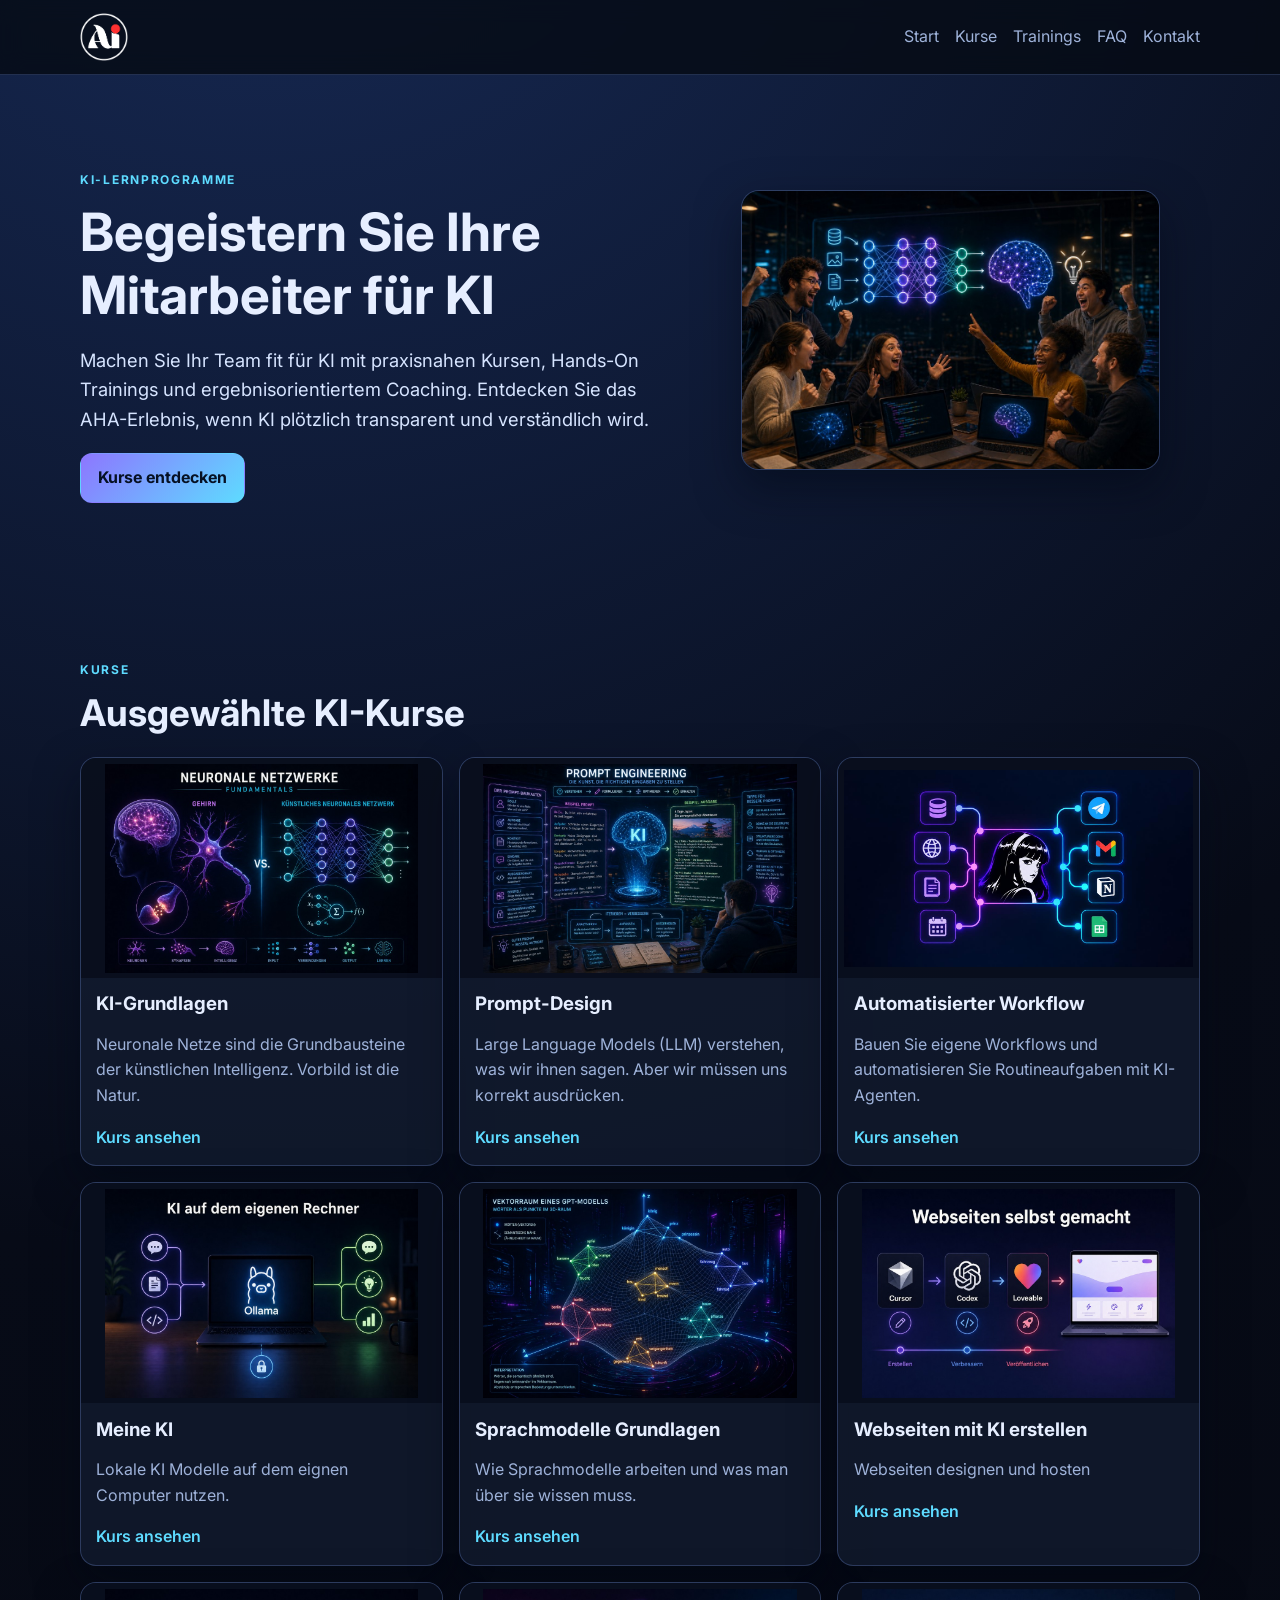
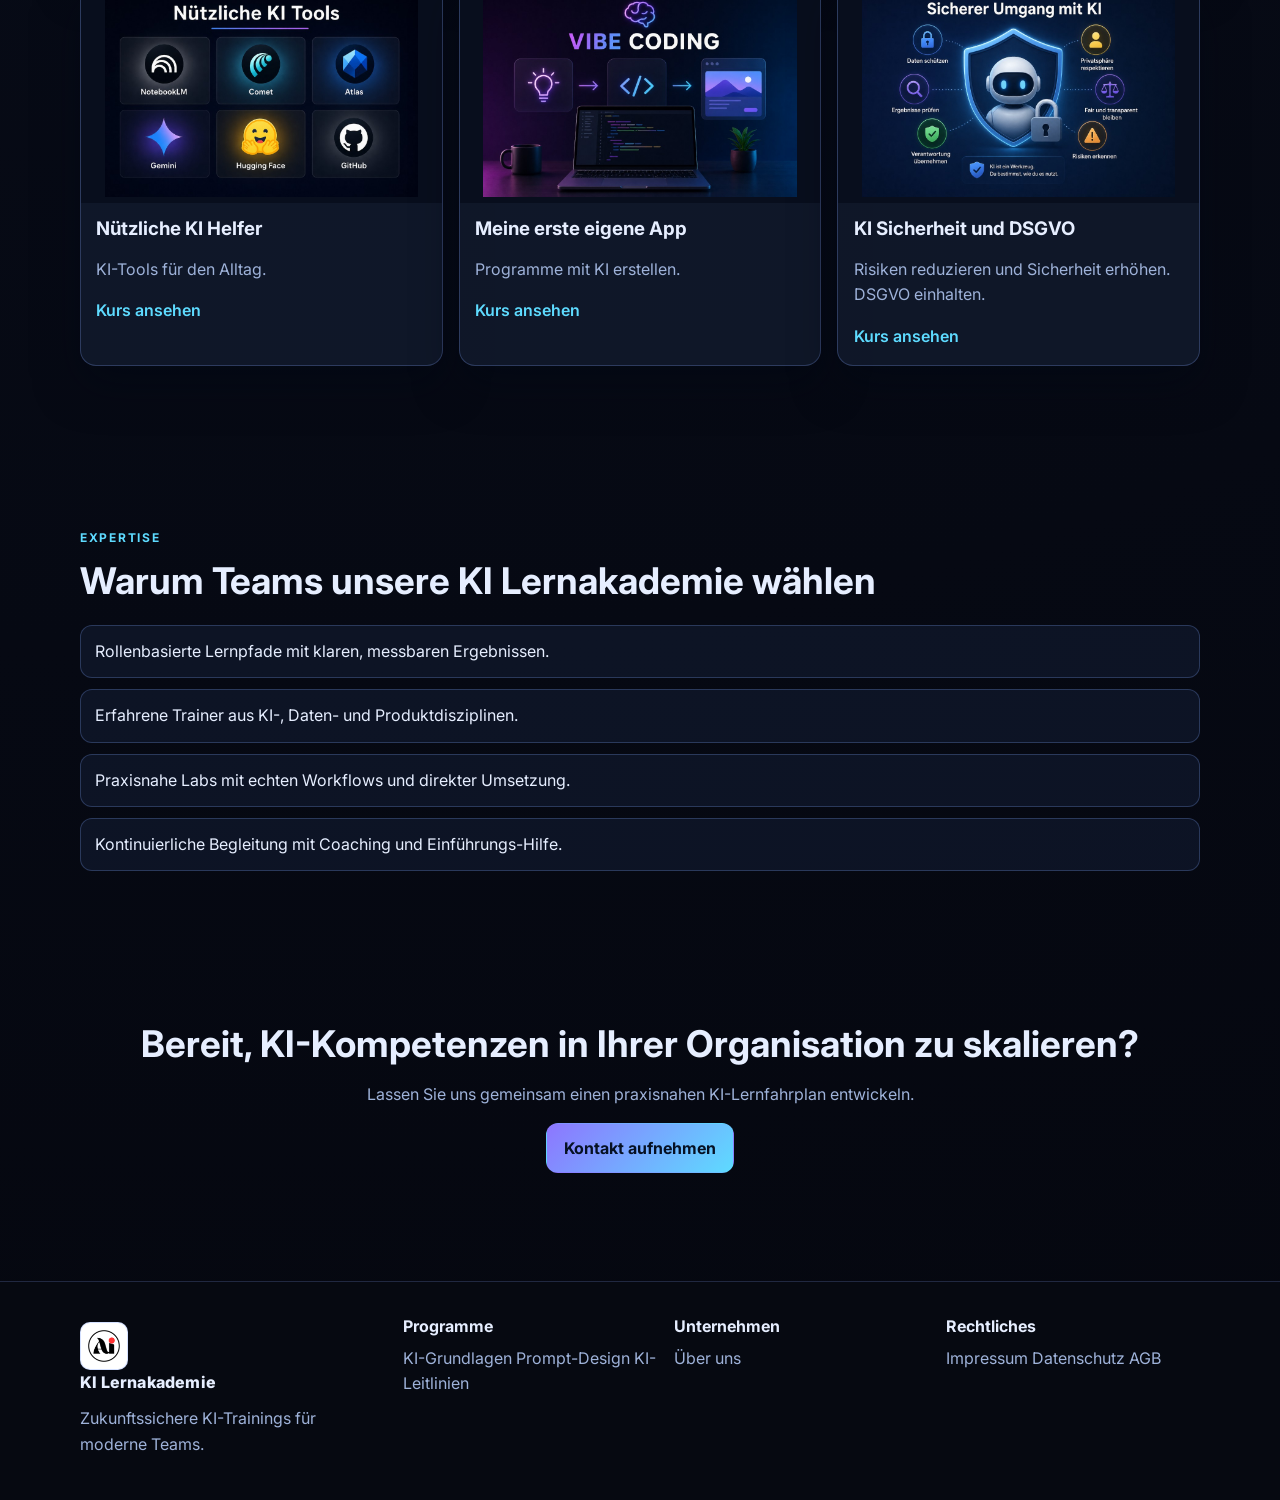
<file: web/index.html>
<!doctype html>
<html lang="de">
<head>
  <meta charset="utf-8">
  <link rel="icon" type="image/png" sizes="16x16" href="/favicon-16x16.png">
  <link rel="icon" type="image/png" sizes="32x32" href="/favicon-32x32.png">
  <link rel="icon" href="/favicon.ico" sizes="any">
  <link rel="apple-touch-icon" href="/apple-touch-icon.png" sizes="180x180">
  <meta name="viewport" content="width=device-width, initial-scale=1">
  <title data-i18n="site.title">KI verstehen und anwenden</title>
  <link rel="preconnect" href="https://fonts.googleapis.com">
  <link rel="preconnect" href="https://fonts.gstatic.com" crossorigin>
  <link href="https://fonts.googleapis.com/css2?family=Inter:wght@400;500;600;700;800&display=swap" rel="stylesheet">
  <link rel="stylesheet" href="assets/css/style.css">
</head>
<body data-page="home">
  <header class="site-header">
    <div class="container header-row">
      <a class="brand" href="index.html" aria-label="AimpathiC Startseite">
        <img class="brand-logo" src="assets/img/logo-aimpathic-hell.png" alt="AimpathiC Logo hell">
      </a>
      <button class="mobile-nav-toggle" type="button" aria-label="Navigation umschalten">Menü</button>
      <nav class="main-nav" aria-label="Hauptnavigation">
        <a href="index.html" data-i18n="nav.home">Start</a>
        <a href="courses.html" data-i18n="nav.courses">Kurse</a>
        <a href="workshops.html" data-i18n="nav.workshops">Trainings</a>
        <a href="faq.html" data-i18n="nav.faq">FAQ</a>
        <a href="contact.html" data-i18n="nav.contact">Kontakt</a>
      </nav>
    </div>
  </header>

  <main>
    <section class="hero">
      <div class="container hero-grid">
        <div>
          <p class="eyebrow" data-i18n="hero.eyebrow">KI-Lernprogramme</p>
          <h1 data-i18n="hero.title">Begeistern Sie Ihre Mitarbeiter für KI</h1>
          <p class="lead" data-i18n="hero.lead">Machen Sie Ihr Team fit für KI mit praxisnahen Kursen, Hands-On Trainings und ergebnisorientiertem Coaching. Entdecken Sie das AHA-Erlebnis, wenn KI plötzlich transparent und verständlich wird.</p>
          <a href="courses.html" class="btn btn-primary" data-i18n="hero.cta">Kurse entdecken</a>
        </div>
        <figure class="hero-media">
          <img src="assets/img/hero-01.png" data-i18n-attr="alt:img.heroAlt" alt="Team beim KI-Lernen">
        </figure>
      </div>
    </section>

    <section class="section">
      <div class="container">
        <div class="section-head">
          <p class="eyebrow" data-i18n="courses.eyebrow">Kurse</p>
          <h2 data-i18n="courses.title">Ausgewählte KI-Kurse</h2>
        </div>
        <div class="cards">
          <article class="card course-card">
            <img src="assets/img/ki-kurse-02.png" data-i18n-attr="alt:img.course1Alt" alt="Neuronale Netzwerke Grundlagen">
            <div class="content">
              <h3 data-i18n="courses.card1.title">KI-Grundlagen</h3>
              <p data-i18n="courses.card1.body">Neuronale Netze sind die Grundbausteine der künstlichen Intelligenz. Vorbild ist die Natur.  </p>
              <a class="link-accent" href="courses.html" data-i18n="courses.card1.cta">Kurs ansehen</a>
            </div>
          </article>
          <article class="card course-card">
            <img src="assets/img/prompt-engineering-03.png" data-i18n-attr="alt:img.course2Alt" alt="Visualisierung zu Prompt-Design">
            <div class="content">
              <h3 data-i18n="courses.card2.title">Prompt-Design</h3>
              <p data-i18n="courses.card2.body"> Large Language Models (LLM) verstehen, was wir ihnen sagen. Aber wir müssen uns korrekt ausdrücken.</p>
              <a class="link-accent" href="courses.html" data-i18n="courses.card2.cta">Kurs ansehen</a>
            </div>
          </article>
          <article class="card course-card">
            <img src="assets/img/img_62c1c2da69f6.jpg" alt="Automatisierter Workflow">
            <div class="content">
              <h3>Automatisierter Workflow</h3>
              <p>Bauen Sie eigene Workflows und automatisieren Sie Routineaufgaben mit KI-Agenten.</p>
              <a class="link-accent" href="courses.html">Kurs ansehen</a>
            </div>
          </article>
          <article class="card course-card">
            <img src="assets/img/meine-ki-06.png" alt="Meine KI auf dem eigenen Rechner">
            <div class="content">
              <h3>Meine KI</h3>
              <p>Lokale KI Modelle auf dem eignen Computer nutzen.</p>
              <a class="link-accent" href="courses.html">Kurs ansehen</a>
            </div>
          </article>
          <article class="card course-card">
            <img src="assets/img/sprachmodelle-grundlagen-07.png" alt="Sprachmodelle Grundlagen">
            <div class="content">
              <h3>Sprachmodelle Grundlagen</h3>
              <p>Wie Sprachmodelle arbeiten und was man über sie wissen muss.</p>
              <a class="link-accent" href="courses.html">Kurs ansehen</a>
            </div>
          </article>
          <article class="card course-card">
            <img src="assets/img/webseiten-mit-ki-erstellen-08.png" alt="Webseiten mit KI erstellen">
            <div class="content">
              <h3>Webseiten mit KI erstellen</h3>
              <p>Webseiten designen und hosten</p>
              <a class="link-accent" href="courses.html">Kurs ansehen</a>
            </div>
          </article>
          <article class="card course-card">
            <img src="assets/img/nuetzliche-ki-helfer-09.png" alt="Nützliche KI Helfer">
            <div class="content">
              <h3>Nützliche KI Helfer</h3>
              <p>KI-Tools für den Alltag.</p>
              <a class="link-accent" href="courses.html">Kurs ansehen</a>
            </div>
          </article>
          <article class="card course-card">
            <img src="assets/img/vibe-coding-kurs-11.png" alt="Meine erste App">
            <div class="content">
              <h3>Meine erste eigene App</h3>
              <p>Programme mit KI erstellen.</p>
              <a class="link-accent" href="courses.html">Kurs ansehen</a>
            </div>
          </article>
          <article class="card course-card">
            <img src="assets/img/sicherheit-kurs-12.png" alt="KI Sicherheit und DSGVO">
            <div class="content">
              <h3>KI Sicherheit und DSGVO</h3>
              <p>Risiken reduzieren und Sicherheit erhöhen. DSGVO einhalten.</p>
              <a class="link-accent" href="courses.html">Kurs ansehen</a>
            </div>
          </article>
        </div>
      </div>
    </section>

    <section class="section">
      <div class="container">
        <div class="section-head">
          <p class="eyebrow" data-i18n="why.eyebrow">Expertise</p>
          <h2 data-i18n="why.title">Warum Teams unsere KI Lernakademie wählen</h2>
        </div>
        <ul class="benefits">
          <li data-i18n="why.item1">Rollenbasierte Lernpfade mit klaren, messbaren Ergebnissen.</li>
          <li data-i18n="why.item2">Erfahrene Trainer aus KI-, Daten- und Produktdisziplinen.</li>
          <li data-i18n="why.item3">Praxisnahe Labs mit echten Workflows und direkter Umsetzung.</li>
          <li data-i18n="why.item4">Kontinuierliche Begleitung mit Coaching und Einführungs-Hilfe.</li>
        </ul>
      </div>
    </section>

    <section class="section cta-section">
      <div class="container">
        <h2 data-i18n="cta.title">Bereit, KI-Kompetenzen in Ihrer Organisation zu skalieren?</h2>
        <p data-i18n="cta.body">Lassen Sie uns gemeinsam einen praxisnahen KI-Lernfahrplan entwickeln.</p>
        <a class="btn btn-primary" href="contact.html" data-i18n="cta.button">Kontakt aufnehmen</a>
      </div>
    </section>
  </main>

  <footer class="site-footer">
    <div class="container footer-grid">
      <div>
        <div class="brand-logo-surface">
          <img src="assets/img/logo-aimpathic-schwarz.png" alt="AimpathiC Logo schwarz">
        </div>
        <p class="brand" data-i18n="brand.name">KI Lernakademie</p>
        <p data-i18n="footer.tagline">Zukunftssichere KI-Trainings für moderne Teams.</p>
      </div>
      <div>
        <h3 data-i18n="footer.programs">Programme</h3>
        <a href="courses.html" data-i18n="footer.aiFund">KI-Grundlagen</a>
        <a href="courses.html" data-i18n="footer.prompt">Prompt-Design</a>
        <a href="courses.html" data-i18n="footer.gov">KI-Leitlinien</a>
      </div>
      <div>
        <h3 data-i18n="footer.company">Unternehmen</h3>
        <a href="index.html" data-i18n="footer.about">Über uns</a>
      </div>
      <div>
        <h3 data-i18n="footer.legal">Rechtliches</h3>
        <a href="#" data-i18n="footer.imprint">Impressum</a>
        <a href="#" data-i18n="footer.privacy">Datenschutz</a>
        <a href="#" data-i18n="footer.terms">AGB</a>
      </div>
    </div>
  </footer>

  <script src="assets/js/main.js"></script>
</body>
</html>
</file>
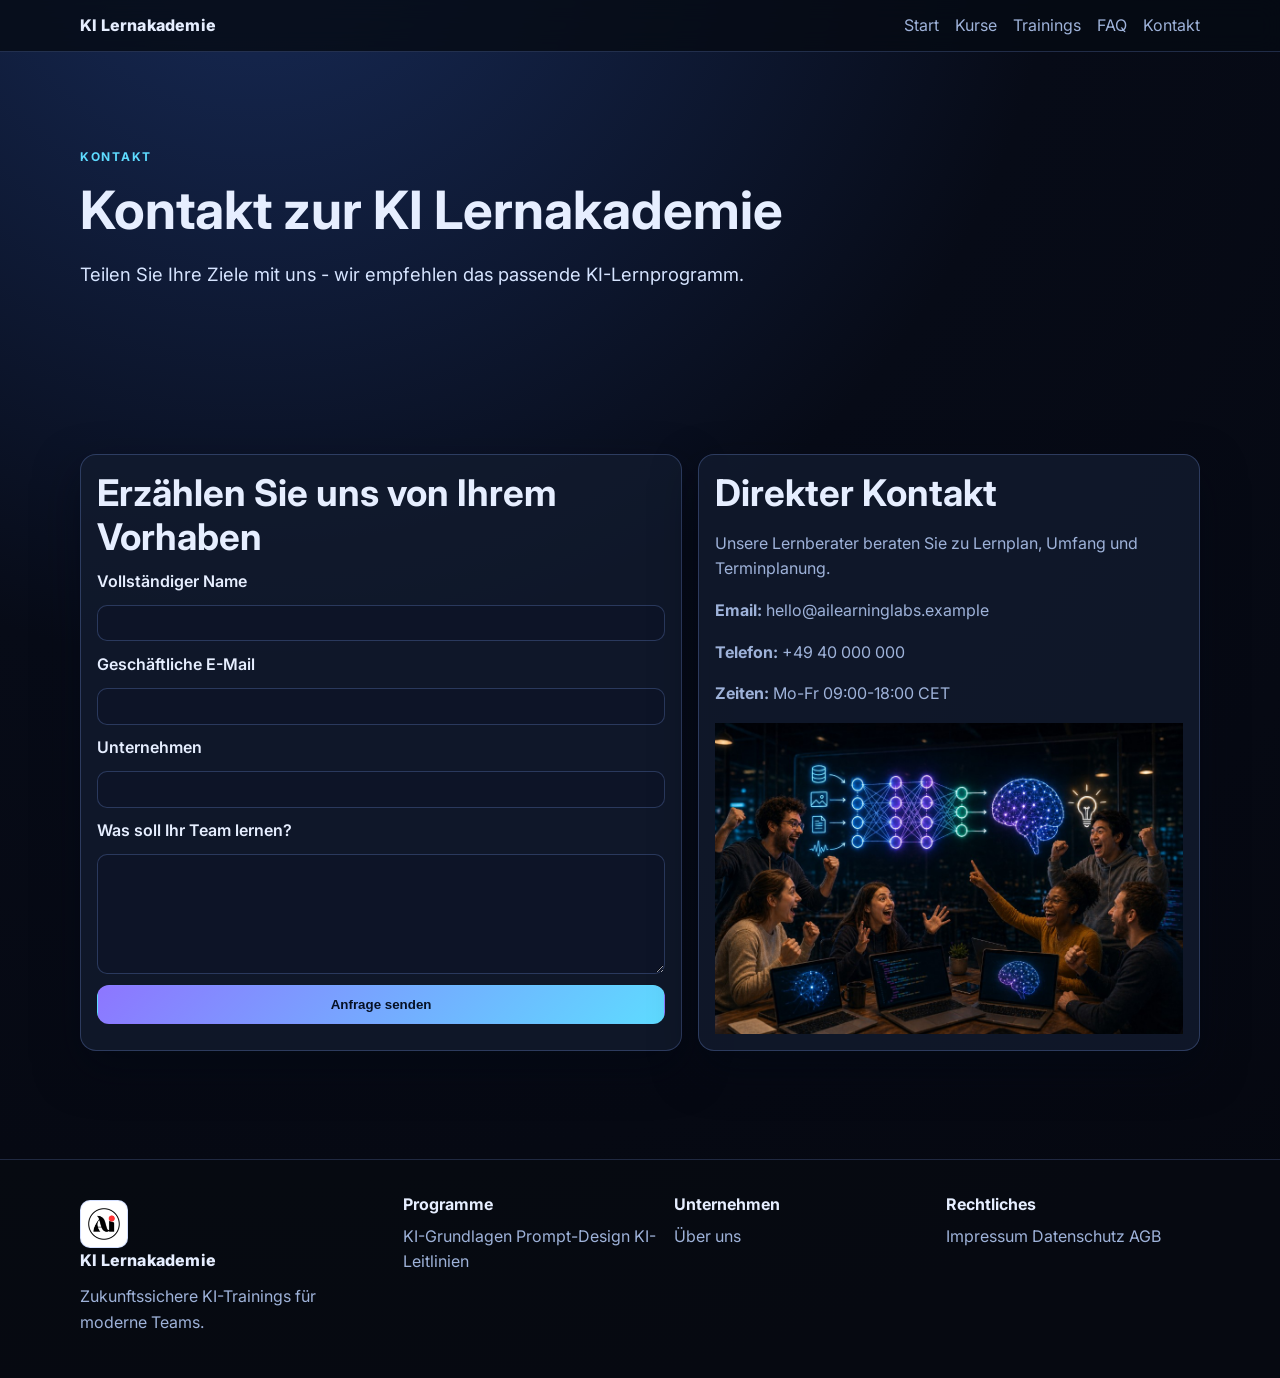
<file: web/contact.html>
<!doctype html>
<html lang="de">
<head>
  <meta charset="utf-8">
  <link rel="icon" type="image/png" sizes="16x16" href="/favicon-16x16.png">
  <link rel="icon" type="image/png" sizes="32x32" href="/favicon-32x32.png">
  <link rel="icon" href="/favicon.ico" sizes="any">
  <link rel="apple-touch-icon" href="/apple-touch-icon.png" sizes="180x180">
  <meta name="viewport" content="width=device-width, initial-scale=1">
  <title data-i18n="page.contact.title">Kontakt zur KI Lernakademie</title>
  <link rel="preconnect" href="https://fonts.googleapis.com">
  <link rel="preconnect" href="https://fonts.gstatic.com" crossorigin>
  <link href="https://fonts.googleapis.com/css2?family=Inter:wght@400;500;600;700;800&display=swap" rel="stylesheet">
  <link rel="stylesheet" href="assets/css/style.css">
</head>
<body data-page="contact">
  <header class="site-header">
    <div class="container header-row">
      <a class="brand" href="index.html" data-i18n="brand.name">KI Lernakademie</a>
      <button class="mobile-nav-toggle" type="button" aria-label="Navigation umschalten">Menü</button>
      <nav class="main-nav" aria-label="Hauptnavigation">
        <a href="index.html" data-i18n="nav.home">Start</a>
        <a href="courses.html" data-i18n="nav.courses">Kurse</a>
        <a href="workshops.html" data-i18n="nav.workshops">Trainings</a>
        <a href="faq.html" data-i18n="nav.faq">FAQ</a>
        <a href="contact.html" data-i18n="nav.contact">Kontakt</a>
      </nav>
    </div>
  </header>

  <main>
    <section class="hero">
      <div class="container">
        <p class="eyebrow" data-i18n="nav.contact">Kontakt</p>
        <h1 data-i18n="page.contact.title">Kontakt zur KI Lernakademie</h1>
        <p class="lead" data-i18n="page.contact.lead">Teilen Sie Ihre Ziele mit uns - wir empfehlen das passende KI-Lernprogramm.</p>
      </div>
    </section>

    <section class="section">
      <div class="container contact-grid">
        <article class="card">
          <h2 data-i18n="contact.formTitle">Erzählen Sie uns von Ihrem Vorhaben</h2>
          <form>
            <label for="name" data-i18n="contact.name">Vollständiger Name</label>
            <input id="name" name="name" type="text" required>
            <label for="email" data-i18n="contact.email">Geschäftliche E-Mail</label>
            <input id="email" name="email" type="email" required>
            <label for="company" data-i18n="contact.company">Unternehmen</label>
            <input id="company" name="company" type="text">
            <label for="message" data-i18n="contact.message">Was soll Ihr Team lernen?</label>
            <textarea id="message" name="message"></textarea>
            <button class="btn btn-primary" type="submit" data-i18n="contact.submit">Anfrage senden</button>
          </form>
        </article>
        <article class="card">
          <h2 data-i18n="contact.detailsTitle">Direkter Kontakt</h2>
          <p data-i18n="contact.detailsBody">Unsere Lernberater beraten Sie zu Lernplan, Umfang und Terminplanung.</p>
          <p><strong>Email:</strong> hello@ailearninglabs.example</p>
          <p><strong>Telefon:</strong> +49 40 000 000</p>
          <p><strong>Zeiten:</strong> Mo-Fr 09:00-18:00 CET</p>
          <img src="assets/img/hero-01.png" alt="Kontakt Visual">
        </article>
      </div>
    </section>
  </main>

  <footer class="site-footer">
    <div class="container footer-grid">
      <div>
        <div class="brand-logo-surface">
          <img src="assets/img/logo-aimpathic-schwarz.png" alt="AimpathiC Logo schwarz">
        </div>
        <p class="brand" data-i18n="brand.name">KI Lernakademie</p>
        <p data-i18n="footer.tagline">Zukunftssichere KI-Trainings für moderne Teams.</p>
      </div>
      <div>
        <h3 data-i18n="footer.programs">Programme</h3>
        <a href="courses.html" data-i18n="footer.aiFund">KI-Grundlagen</a>
        <a href="courses.html" data-i18n="footer.prompt">Prompt-Design</a>
        <a href="courses.html" data-i18n="footer.gov">KI-Leitlinien</a>
      </div>
      <div>
        <h3 data-i18n="footer.company">Unternehmen</h3>
        <a href="index.html" data-i18n="footer.about">Über uns</a>
      </div>
      <div>
        <h3 data-i18n="footer.legal">Rechtliches</h3>
        <a href="#" data-i18n="footer.imprint">Impressum</a>
        <a href="#" data-i18n="footer.privacy">Datenschutz</a>
        <a href="#" data-i18n="footer.terms">AGB</a>
      </div>
    </div>
  </footer>

  <script src="assets/js/main.js"></script>
</body>
</html>
</file>
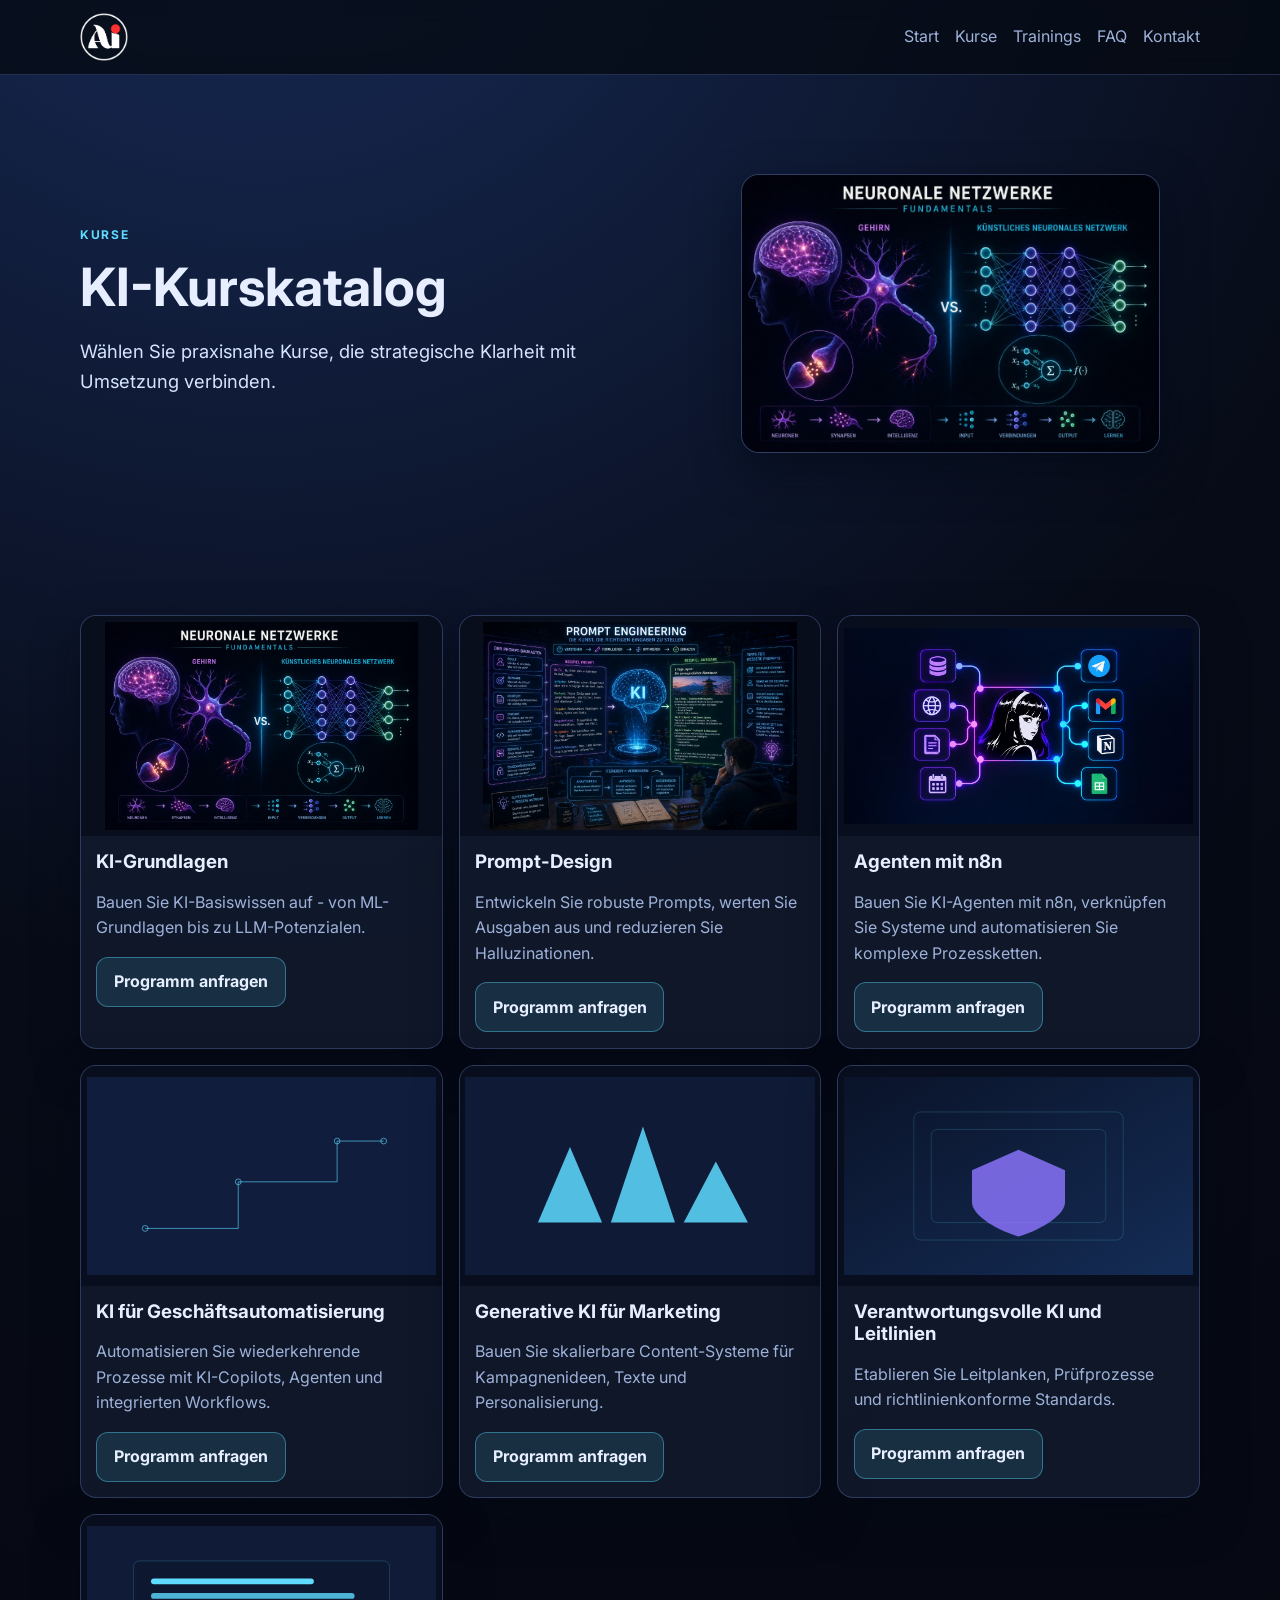
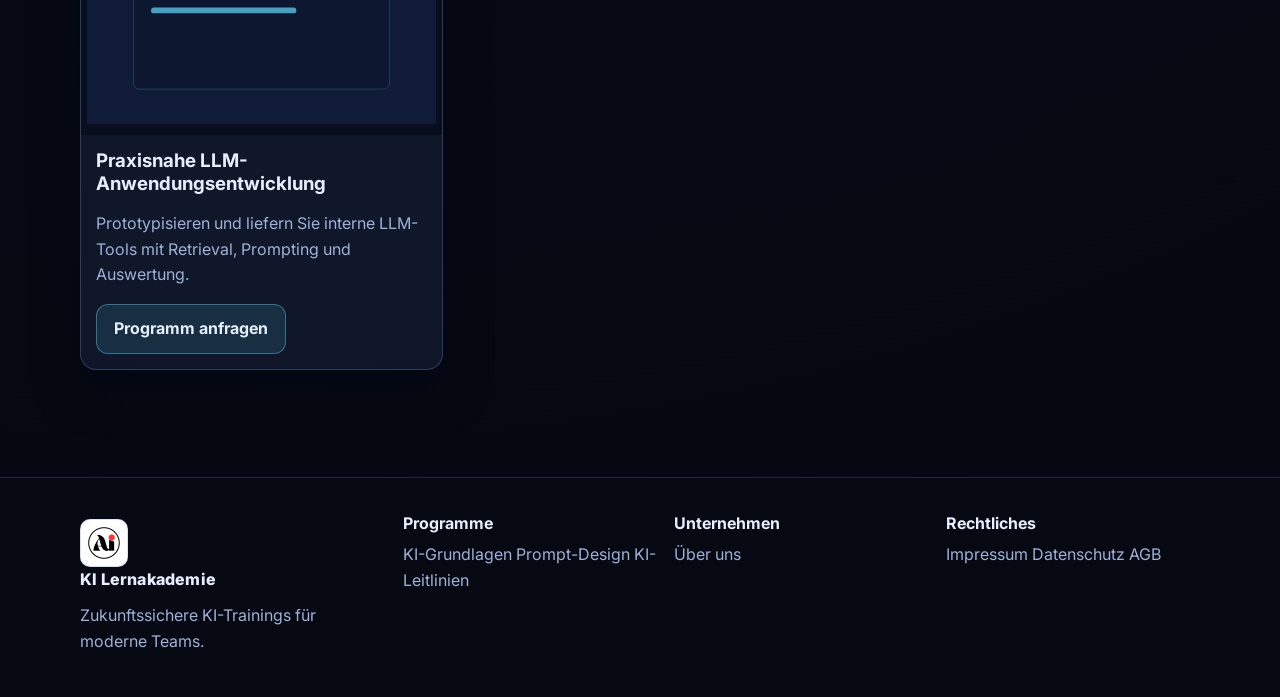
<file: web/courses.html>
<!doctype html>
<html lang="de">
<head>
  <meta charset="utf-8">
  <link rel="icon" type="image/png" sizes="16x16" href="/favicon-16x16.png">
  <link rel="icon" type="image/png" sizes="32x32" href="/favicon-32x32.png">
  <link rel="icon" href="/favicon.ico" sizes="any">
  <link rel="apple-touch-icon" href="/apple-touch-icon.png" sizes="180x180">
  <meta name="viewport" content="width=device-width, initial-scale=1">
  <title data-i18n="page.courses.title">KI-Kurskatalog</title>
  <link rel="preconnect" href="https://fonts.googleapis.com">
  <link rel="preconnect" href="https://fonts.gstatic.com" crossorigin>
  <link href="https://fonts.googleapis.com/css2?family=Inter:wght@400;500;600;700;800&display=swap" rel="stylesheet">
  <link rel="stylesheet" href="assets/css/style.css">
</head>
<body data-page="courses">
  <header class="site-header">
    <div class="container header-row">
      <a class="brand" href="index.html" aria-label="AimpathiC Startseite">
        <img class="brand-logo" src="assets/img/logo-aimpathic-hell.png" alt="AimpathiC Logo hell">
      </a>
      <button class="mobile-nav-toggle" type="button" aria-label="Navigation umschalten">Menü</button>
      <nav class="main-nav" aria-label="Hauptnavigation">
        <a href="index.html" data-i18n="nav.home">Start</a>
        <a href="courses.html" data-i18n="nav.courses">Kurse</a>
        <a href="workshops.html" data-i18n="nav.workshops">Trainings</a>
        <a href="faq.html" data-i18n="nav.faq">FAQ</a>
        <a href="contact.html" data-i18n="nav.contact">Kontakt</a>
      </nav>
    </div>
  </header>

  <main>
    <section class="hero">
      <div class="container hero-grid">
        <div>
          <p class="eyebrow" data-i18n="courses.eyebrow">Kurse</p>
          <h1 data-i18n="page.courses.title">KI-Kurskatalog</h1>
          <p class="lead" data-i18n="page.courses.lead">Wählen Sie praxisnahe Kurse, die strategische Klarheit mit Umsetzung verbinden.</p>
        </div>
        <figure class="hero-media">
          <img src="assets/img/ki-kurse-02.png" alt="KI Kurse Visual">
        </figure>
      </div>
    </section>

    <section class="section">
      <div class="container">
        <div class="cards">
          <article class="card course-card">
            <img src="assets/img/ki-kurse-02.png" alt="KI Grundlagen Visual">
            <div class="content">
              <h3 data-i18n="catalog.card1.title">KI-Grundlagen</h3>
              <p data-i18n="catalog.card1.body">Bauen Sie KI-Basiswissen auf - von ML-Grundlagen bis zu LLM-Potenzialen.</p>
              <a class="btn btn-secondary" href="contact.html" data-i18n="catalog.cta">Programm anfragen</a>
            </div>
          </article>
          <article class="card course-card">
            <img src="assets/img/prompt-engineering-03.png" alt="Visualisierung zu Prompt-Design">
            <div class="content">
              <h3 data-i18n="catalog.card2.title">Prompt-Design</h3>
              <p data-i18n="catalog.card2.body">Entwickeln Sie robuste Prompts, werten Sie Ausgaben aus und reduzieren Sie Halluzinationen.</p>
              <a class="btn btn-secondary" href="contact.html" data-i18n="catalog.cta">Programm anfragen</a>
            </div>
          </article>
          <article class="card course-card">
            <img src="assets/img/img_62c1c2da69f6.jpg" alt="Visualisierung zu automatisierten Workflows">
            <div class="content">
              <h3 data-i18n="catalog.card7.title">Agenten mit n8n</h3>
              <p data-i18n="catalog.card7.body">Bauen Sie KI-Agenten mit n8n, verknüpfen Sie Systeme und automatisieren Sie komplexe Prozessketten.</p>
              <a class="btn btn-secondary" href="contact.html" data-i18n="catalog.cta">Programm anfragen</a>
            </div>
          </article>
          <article class="card course-card">
            <img src="assets/img/course-automation.svg" alt="Visualisierung zur Geschäftsautomatisierung">
            <div class="content">
              <h3 data-i18n="catalog.card3.title">KI für Geschäftsautomatisierung</h3>
              <p data-i18n="catalog.card3.body">Automatisieren Sie wiederkehrende Prozesse mit KI-Copilots, Agenten und integrierten Workflows.</p>
              <a class="btn btn-secondary" href="contact.html" data-i18n="catalog.cta">Programm anfragen</a>
            </div>
          </article>
          <article class="card course-card">
            <img src="assets/img/course-marketing.svg" alt="Visualisierung zu Marketing KI">
            <div class="content">
              <h3 data-i18n="catalog.card4.title">Generative KI für Marketing</h3>
              <p data-i18n="catalog.card4.body">Bauen Sie skalierbare Content-Systeme für Kampagnenideen, Texte und Personalisierung.</p>
              <a class="btn btn-secondary" href="contact.html" data-i18n="catalog.cta">Programm anfragen</a>
            </div>
          </article>
          <article class="card course-card">
            <img src="assets/img/course-governance.svg" alt="Visualisierung zu KI-Leitlinien">
            <div class="content">
              <h3 data-i18n="catalog.card5.title">Verantwortungsvolle KI und Leitlinien</h3>
              <p data-i18n="catalog.card5.body">Etablieren Sie Leitplanken, Prüfprozesse und richtlinienkonforme Standards.</p>
              <a class="btn btn-secondary" href="contact.html" data-i18n="catalog.cta">Programm anfragen</a>
            </div>
          </article>
          <article class="card course-card">
            <img src="assets/img/course-llm.svg" alt="Visualisierung zu LLM-Anwendungsentwicklung">
            <div class="content">
              <h3 data-i18n="catalog.card6.title">Praxisnahe LLM-Anwendungsentwicklung</h3>
              <p data-i18n="catalog.card6.body">Prototypisieren und liefern Sie interne LLM-Tools mit Retrieval, Prompting und Auswertung.</p>
              <a class="btn btn-secondary" href="contact.html" data-i18n="catalog.cta">Programm anfragen</a>
            </div>
          </article>
        </div>
      </div>
    </section>
  </main>

  <footer class="site-footer">
    <div class="container footer-grid">
      <div>
        <div class="brand-logo-surface">
          <img src="assets/img/logo-aimpathic-schwarz.png" alt="AimpathiC Logo schwarz">
        </div>
        <p class="brand" data-i18n="brand.name">KI Lernakademie</p>
        <p data-i18n="footer.tagline">Zukunftssichere KI-Trainings für moderne Teams.</p>
      </div>
      <div>
        <h3 data-i18n="footer.programs">Programme</h3>
        <a href="courses.html" data-i18n="footer.aiFund">KI-Grundlagen</a>
        <a href="courses.html" data-i18n="footer.prompt">Prompt-Design</a>
        <a href="courses.html" data-i18n="footer.gov">KI-Leitlinien</a>
      </div>
      <div>
        <h3 data-i18n="footer.company">Unternehmen</h3>
        <a href="index.html" data-i18n="footer.about">Über uns</a>
      </div>
      <div>
        <h3 data-i18n="footer.legal">Rechtliches</h3>
        <a href="#" data-i18n="footer.imprint">Impressum</a>
        <a href="#" data-i18n="footer.privacy">Datenschutz</a>
        <a href="#" data-i18n="footer.terms">AGB</a>
      </div>
    </div>
  </footer>
  <script src="assets/js/main.js"></script>
</body>
</html>
</file>
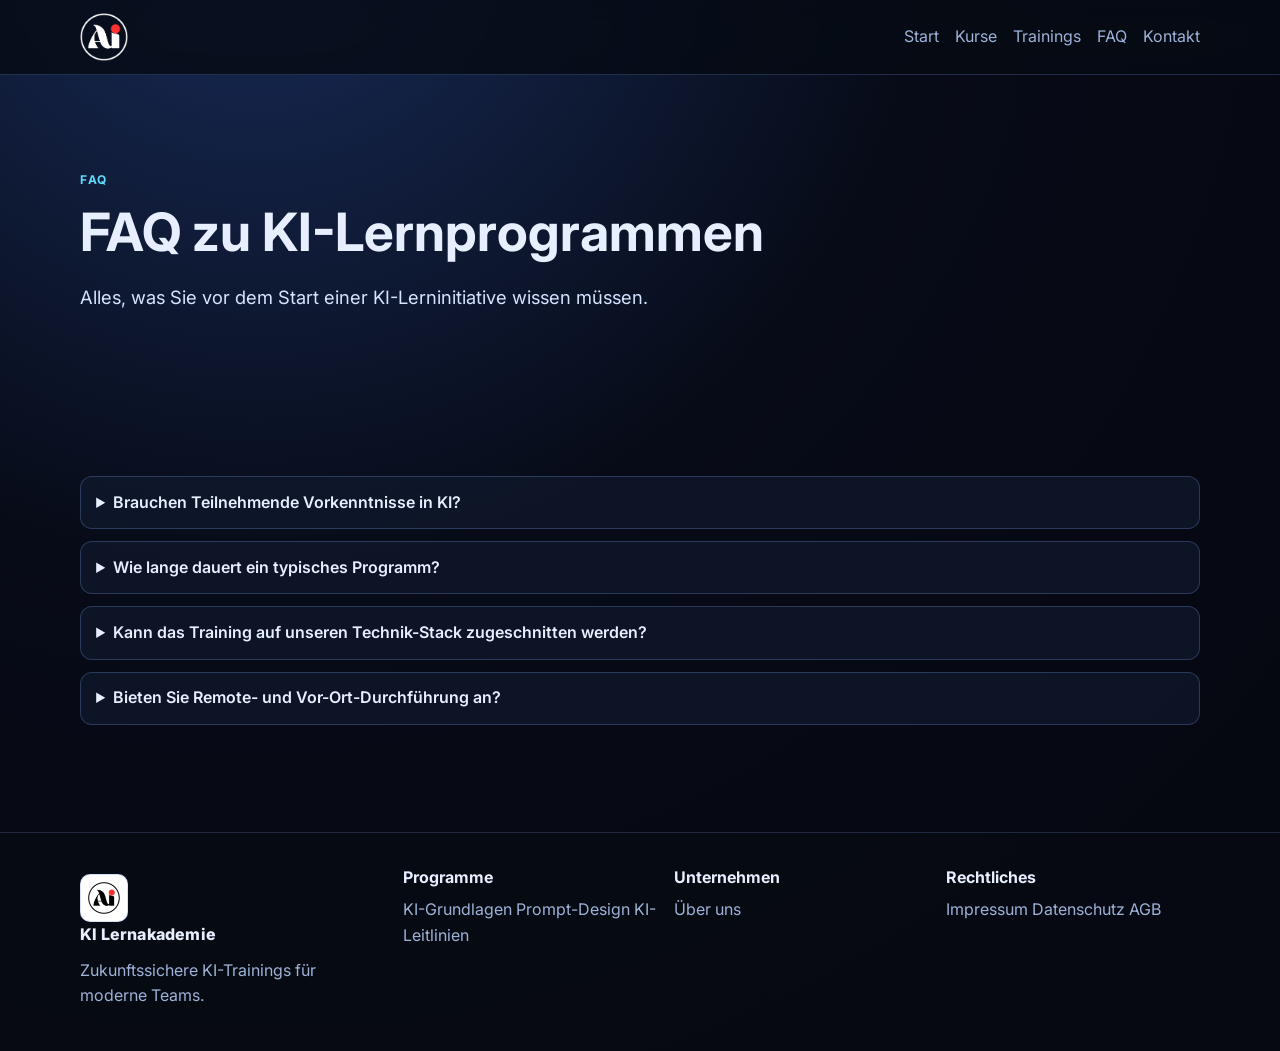
<file: web/faq.html>
<!doctype html>
<html lang="de">
<head>
  <meta charset="utf-8">
  <link rel="icon" type="image/png" sizes="16x16" href="/favicon-16x16.png">
  <link rel="icon" type="image/png" sizes="32x32" href="/favicon-32x32.png">
  <link rel="icon" href="/favicon.ico" sizes="any">
  <link rel="apple-touch-icon" href="/apple-touch-icon.png" sizes="180x180">
  <meta name="viewport" content="width=device-width, initial-scale=1">
  <title data-i18n="page.faq.title">FAQ zu KI-Lernprogrammen</title>
  <link rel="preconnect" href="https://fonts.googleapis.com">
  <link rel="preconnect" href="https://fonts.gstatic.com" crossorigin>
  <link href="https://fonts.googleapis.com/css2?family=Inter:wght@400;500;600;700;800&display=swap" rel="stylesheet">
  <link rel="stylesheet" href="assets/css/style.css">
</head>
<body data-page="faq">
  <header class="site-header">
    <div class="container header-row">
      <a class="brand" href="index.html" aria-label="AimpathiC Startseite">
        <img class="brand-logo" src="assets/img/logo-aimpathic-hell.png" alt="AimpathiC Logo hell">
      </a>
      <button class="mobile-nav-toggle" type="button" aria-label="Navigation umschalten">Menü</button>
      <nav class="main-nav" aria-label="Hauptnavigation">
        <a href="index.html" data-i18n="nav.home">Start</a>
        <a href="courses.html" data-i18n="nav.courses">Kurse</a>
        <a href="workshops.html" data-i18n="nav.workshops">Trainings</a>
        <a href="faq.html" data-i18n="nav.faq">FAQ</a>
        <a href="contact.html" data-i18n="nav.contact">Kontakt</a>
      </nav>
    </div>
  </header>

  <main>
    <section class="hero">
      <div class="container">
        <p class="eyebrow" data-i18n="faq.eyebrow">FAQ</p>
        <h1 data-i18n="page.faq.title">FAQ zu KI-Lernprogrammen</h1>
        <p class="lead" data-i18n="page.faq.lead">Alles, was Sie vor dem Start einer KI-Lerninitiative wissen müssen.</p>
      </div>
    </section>

    <section class="section">
      <div class="container faq-list">
        <details>
          <summary data-i18n="faq.q1">Brauchen Teilnehmende Vorkenntnisse in KI?</summary>
          <p data-i18n="faq.a1">Nein. Wir bieten Einsteiger-Pfade und fortgeschrittene Module für erfahrene Teams.</p>
        </details>
        <details>
          <summary data-i18n="faq.q2">Wie lange dauert ein typisches Programm?</summary>
          <p data-i18n="faq.a2">Programme reichen von 2-Wochen-Intensivformaten bis zu 12-Wochen-Akademien.</p>
        </details>
        <details>
          <summary data-i18n="faq.q3">Kann das Training auf unseren Technik-Stack zugeschnitten werden?</summary>
          <p data-i18n="faq.a3">Ja. Wir passen Beispiele, Labs und Workflows auf Ihre internen Tools und Ziele an.</p>
        </details>
        <details>
          <summary data-i18n="faq.q4">Bieten Sie Remote- und Vor-Ort-Durchführung an?</summary>
          <p data-i18n="faq.a4">Ja. Wir bieten virtuelle, Vor-Ort- und hybride Formate.</p>
        </details>
      </div>
    </section>
  </main>

  <footer class="site-footer">
    <div class="container footer-grid">
      <div>
        <div class="brand-logo-surface">
          <img src="assets/img/logo-aimpathic-schwarz.png" alt="AimpathiC Logo schwarz">
        </div>
        <p class="brand" data-i18n="brand.name">KI Lernakademie</p>
        <p data-i18n="footer.tagline">Zukunftssichere KI-Trainings für moderne Teams.</p>
      </div>
      <div>
        <h3 data-i18n="footer.programs">Programme</h3>
        <a href="courses.html" data-i18n="footer.aiFund">KI-Grundlagen</a>
        <a href="courses.html" data-i18n="footer.prompt">Prompt-Design</a>
        <a href="courses.html" data-i18n="footer.gov">KI-Leitlinien</a>
      </div>
      <div>
        <h3 data-i18n="footer.company">Unternehmen</h3>
        <a href="index.html" data-i18n="footer.about">Über uns</a>
      </div>
      <div>
        <h3 data-i18n="footer.legal">Rechtliches</h3>
        <a href="#" data-i18n="footer.imprint">Impressum</a>
        <a href="#" data-i18n="footer.privacy">Datenschutz</a>
        <a href="#" data-i18n="footer.terms">AGB</a>
      </div>
    </div>
  </footer>
  <script src="assets/js/main.js"></script>
</body>
</html>
</file>
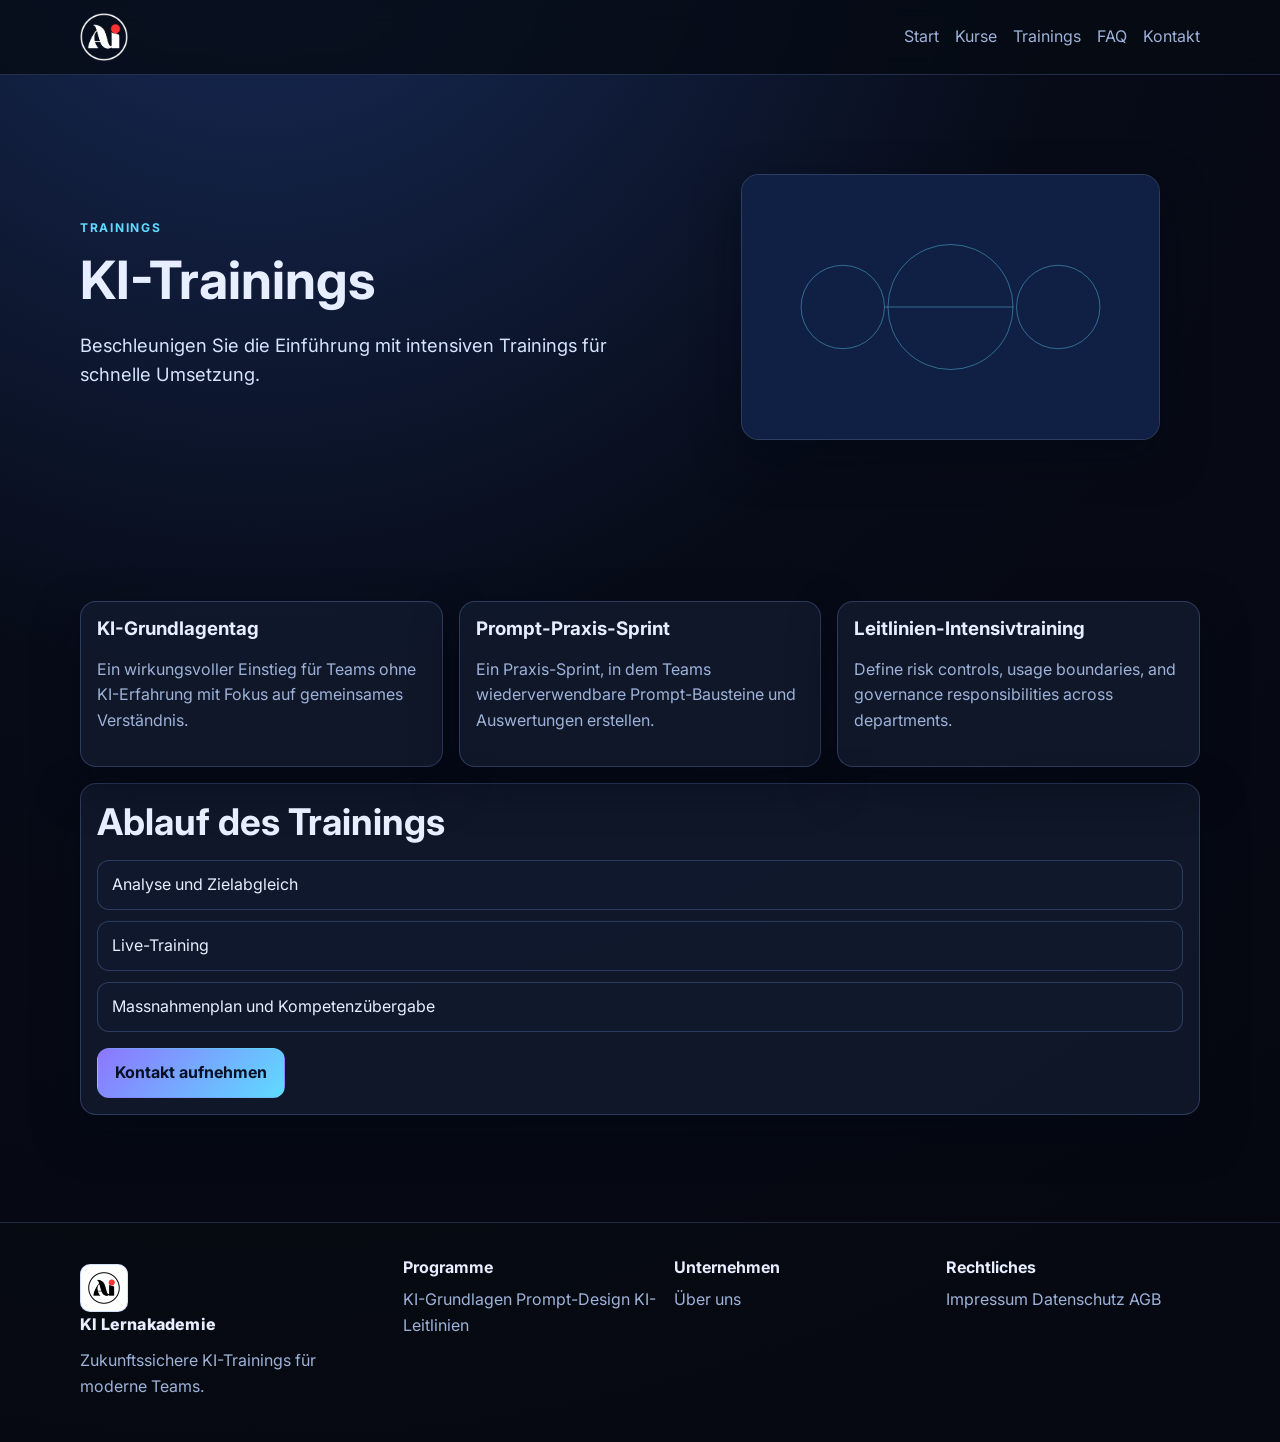
<file: web/workshops.html>
<!doctype html>
<html lang="de">
<head>
  <meta charset="utf-8">
  <link rel="icon" type="image/png" sizes="16x16" href="/favicon-16x16.png">
  <link rel="icon" type="image/png" sizes="32x32" href="/favicon-32x32.png">
  <link rel="icon" href="/favicon.ico" sizes="any">
  <link rel="apple-touch-icon" href="/apple-touch-icon.png" sizes="180x180">
  <meta name="viewport" content="width=device-width, initial-scale=1">
  <title data-i18n="page.workshops.title">KI-Trainings</title>
  <link rel="preconnect" href="https://fonts.googleapis.com">
  <link rel="preconnect" href="https://fonts.gstatic.com" crossorigin>
  <link href="https://fonts.googleapis.com/css2?family=Inter:wght@400;500;600;700;800&display=swap" rel="stylesheet">
  <link rel="stylesheet" href="assets/css/style.css">
</head>
<body data-page="workshops">
  <header class="site-header">
    <div class="container header-row">
      <a class="brand" href="index.html" aria-label="AimpathiC Startseite">
        <img class="brand-logo" src="assets/img/logo-aimpathic-hell.png" alt="AimpathiC Logo hell">
      </a>
      <button class="mobile-nav-toggle" type="button" aria-label="Navigation umschalten">Menü</button>
      <nav class="main-nav" aria-label="Hauptnavigation">
        <a href="index.html" data-i18n="nav.home">Start</a>
        <a href="courses.html" data-i18n="nav.courses">Kurse</a>
        <a href="workshops.html" data-i18n="nav.workshops">Trainings</a>
        <a href="faq.html" data-i18n="nav.faq">FAQ</a>
        <a href="contact.html" data-i18n="nav.contact">Kontakt</a>
      </nav>
    </div>
  </header>

  <main>
    <section class="hero">
      <div class="container hero-grid">
        <div>
          <p class="eyebrow" data-i18n="nav.workshops">Trainings</p>
          <h1 data-i18n="page.workshops.title">KI-Trainings</h1>
          <p class="lead" data-i18n="page.workshops.lead">Beschleunigen Sie die Einführung mit intensiven Trainings für schnelle Umsetzung.</p>
        </div>
        <figure class="hero-media">
          <img src="assets/img/workshop-lab.svg" alt="AI workshop visual">
        </figure>
      </div>
    </section>

    <section class="section">
      <div class="container">
        <div class="cards">
          <article class="card">
            <h3 data-i18n="workshop.card1.title">KI-Grundlagentag</h3>
            <p data-i18n="workshop.card1.body">Ein wirkungsvoller Einstieg für Teams ohne KI-Erfahrung mit Fokus auf gemeinsames Verständnis.</p>
          </article>
          <article class="card">
            <h3 data-i18n="workshop.card2.title">Prompt-Praxis-Sprint</h3>
            <p data-i18n="workshop.card2.body">Ein Praxis-Sprint, in dem Teams wiederverwendbare Prompt-Bausteine und Auswertungen erstellen.</p>
          </article>
          <article class="card">
            <h3 data-i18n="workshop.card3.title">Leitlinien-Intensivtraining</h3>
            <p data-i18n="workshop.card3.body">Define risk controls, usage boundaries, and governance responsibilities across departments.</p>
          </article>
        </div>

        <div class="panel card" style="margin-top: 1rem;">
          <h2 data-i18n="workshop.timelineTitle">Ablauf des Trainings</h2>
          <div class="timeline">
            <div class="timeline-item" data-i18n="workshop.step1">Analyse und Zielabgleich</div>
            <div class="timeline-item" data-i18n="workshop.step2">Live-Training</div>
            <div class="timeline-item" data-i18n="workshop.step3">Massnahmenplan und Kompetenzübergabe</div>
          </div>
          <a class="btn btn-primary" style="margin-top: 1rem;" href="contact.html" data-i18n="cta.button">Kontakt aufnehmen</a>
        </div>
      </div>
    </section>
  </main>

  <footer class="site-footer">
    <div class="container footer-grid">
      <div>
        <div class="brand-logo-surface">
          <img src="assets/img/logo-aimpathic-schwarz.png" alt="AimpathiC Logo schwarz">
        </div>
        <p class="brand" data-i18n="brand.name">KI Lernakademie</p>
        <p data-i18n="footer.tagline">Zukunftssichere KI-Trainings für moderne Teams.</p>
      </div>
      <div>
        <h3 data-i18n="footer.programs">Programme</h3>
        <a href="courses.html" data-i18n="footer.aiFund">KI-Grundlagen</a>
        <a href="courses.html" data-i18n="footer.prompt">Prompt-Design</a>
        <a href="courses.html" data-i18n="footer.gov">KI-Leitlinien</a>
      </div>
      <div>
        <h3 data-i18n="footer.company">Unternehmen</h3>
        <a href="index.html" data-i18n="footer.about">Über uns</a>
      </div>
      <div>
        <h3 data-i18n="footer.legal">Rechtliches</h3>
        <a href="#" data-i18n="footer.imprint">Impressum</a>
        <a href="#" data-i18n="footer.privacy">Datenschutz</a>
        <a href="#" data-i18n="footer.terms">AGB</a>
      </div>
    </div>
  </footer>

  <script src="assets/js/main.js"></script>
</body>
</html>
</file>
<file: web/assets/css/style.css>
:root {
  --bg: #070b17;
  --bg-soft: #0f1730;
  --panel: rgba(19, 28, 48, 0.76);
  --text: #e6eeff;
  --muted: #9eb2d9;
  --stroke: rgba(133, 167, 255, 0.25);
  --accent: #5edbff;
  --accent-2: #8d76ff;
  --shadow: 0 18px 44px rgba(2, 7, 19, 0.5);
}

*,
*::before,
*::after {
  box-sizing: border-box;
}

html {
  scroll-behavior: smooth;
}

body {
  margin: 0;
  font-family: "Inter", sans-serif;
  color: var(--text);
  background: radial-gradient(circle at 20% -10%, #182c5a 0%, #070b17 44%, #05070f 100%);
  line-height: 1.6;
}

img {
  max-width: 100%;
  display: block;
}

a {
  color: inherit;
  text-decoration: none;
}

.container {
  width: min(1120px, 92vw);
  margin: 0 auto;
}

.site-header {
  position: sticky;
  top: 0;
  z-index: 50;
  border-bottom: 1px solid rgba(133, 167, 255, 0.22);
  background: rgba(6, 10, 19, 0.8);
  -webkit-backdrop-filter: blur(11px);
  backdrop-filter: blur(11px);
}

.header-row {
  display: flex;
  align-items: center;
  justify-content: space-between;
  gap: 1rem;
  padding: 0.8rem 0;
}

.brand {
  font-weight: 800;
  letter-spacing: 0.2px;
}

.brand-logo {
  width: 48px;
  height: 48px;
  object-fit: contain;
}

.brand-logo-surface {
  width: 48px;
  height: 48px;
  display: inline-flex;
  align-items: center;
  justify-content: center;
  background: #ffffff;
  border-radius: 10px;
  border: 1px solid rgba(133, 167, 255, 0.35);
  margin-top: 0.35rem;
}

.brand-logo-surface img {
  width: 32px;
  height: 32px;
  object-fit: contain;
}

.mobile-nav-toggle {
  display: none;
  background: transparent;
  border: 1px solid var(--stroke);
  border-radius: 10px;
  padding: 0.45rem 0.7rem;
  color: var(--text);
}

.main-nav {
  display: flex;
  align-items: center;
  gap: 1rem;
}

.main-nav a {
  color: var(--muted);
}

.main-nav a:hover,
.main-nav a:focus-visible {
  color: var(--accent);
}

.hero {
  padding: 5.2rem 0 4.4rem;
}

.hero-grid {
  display: grid;
  grid-template-columns: 1.2fr 1fr;
  gap: 1.4rem;
  align-items: center;
}

.eyebrow {
  font-size: 0.75rem;
  letter-spacing: 1.7px;
  text-transform: uppercase;
  font-weight: 700;
  color: var(--accent);
}

h1,
h2,
h3 {
  line-height: 1.2;
  margin: 0 0 0.6rem;
}

h1 {
  font-size: clamp(1.95rem, 5.2vw, 3.3rem);
}

h2 {
  font-size: clamp(1.45rem, 3.8vw, 2.3rem);
}

.lead {
  color: #d6e4ff;
  font-size: clamp(1rem, 2.3vw, 1.15rem);
}

.hero-media,
.panel {
  border-radius: 18px;
  border: 1px solid var(--stroke);
  background: var(--panel);
  box-shadow: var(--shadow);
}

.hero-media {
  overflow: hidden;
}

.btn {
  display: inline-flex;
  align-items: center;
  justify-content: center;
  border-radius: 12px;
  border: 1px solid transparent;
  padding: 0.7rem 1.05rem;
  font-weight: 700;
  transition: transform 0.2s ease, box-shadow 0.2s ease;
}

.btn:focus-visible,
.main-nav a:focus-visible,
summary:focus-visible,
input:focus-visible,
textarea:focus-visible {
  outline: 2px solid var(--accent);
  outline-offset: 2px;
}

.btn-primary {
  color: #061124;
  background: linear-gradient(135deg, var(--accent-2), var(--accent));
}

.btn-secondary {
  border-color: rgba(94, 219, 255, 0.4);
  background: rgba(94, 219, 255, 0.12);
}

.btn:hover {
  transform: translateY(-2px);
  box-shadow: 0 10px 24px rgba(94, 219, 255, 0.22);
}

.section {
  padding: 4.7rem 0;
}

.section-head {
  margin-bottom: 1.35rem;
}

.cards {
  display: grid;
  grid-template-columns: repeat(3, minmax(0, 1fr));
  gap: 1rem;
}

.card {
  border: 1px solid var(--stroke);
  border-radius: 16px;
  background: var(--panel);
  box-shadow: var(--shadow);
  padding: 1rem;
}

.card p {
  color: var(--muted);
}

.link-accent {
  color: var(--accent);
  font-weight: 600;
}

.split-section {
  background: linear-gradient(180deg, rgba(84, 130, 255, 0.08), rgba(94, 219, 255, 0.02));
  border-top: 1px solid rgba(133, 167, 255, 0.2);
  border-bottom: 1px solid rgba(133, 167, 255, 0.2);
}

.split-grid {
  display: grid;
  grid-template-columns: 1.25fr 1fr;
  gap: 1.2rem;
}

.course-card {
  overflow: hidden;
  padding: 0;
}

.course-card img {
  width: 100%;
  height: 220px;
  object-fit: contain;
  object-position: center;
  background: rgba(8, 14, 28, 0.9);
  padding: 0.35rem;
}

.course-card .content {
  padding: 0.95rem;
}

.benefits {
  list-style: none;
  margin: 0;
  padding: 0;
  display: grid;
  gap: 0.7rem;
}

.benefits li {
  border: 1px solid var(--stroke);
  background: rgba(17, 27, 47, 0.66);
  border-radius: 12px;
  padding: 0.8rem 0.9rem;
}

.faq-list {
  display: grid;
  gap: 0.75rem;
}

details {
  border: 1px solid var(--stroke);
  border-radius: 12px;
  background: rgba(17, 27, 47, 0.66);
  padding: 0.8rem 0.95rem;
}

summary {
  cursor: pointer;
  font-weight: 600;
}

details p {
  color: var(--muted);
  margin: 0.6rem 0 0;
}

.cta-section {
  text-align: center;
}

.cta-section p {
  color: var(--muted);
}

.timeline {
  display: grid;
  gap: 0.7rem;
  margin-top: 1rem;
}

.timeline-item {
  border: 1px solid var(--stroke);
  border-radius: 12px;
  background: rgba(17, 27, 47, 0.66);
  padding: 0.7rem 0.85rem;
}

.contact-grid {
  display: grid;
  grid-template-columns: 1.2fr 1fr;
  gap: 1rem;
}

form {
  display: grid;
  gap: 0.65rem;
}

label {
  font-weight: 600;
}

input,
textarea {
  width: 100%;
  border-radius: 10px;
  border: 1px solid var(--stroke);
  background: rgba(13, 21, 39, 0.85);
  color: var(--text);
  padding: 0.62rem 0.75rem;
}

textarea {
  min-height: 120px;
}

.site-footer {
  margin-top: 2rem;
  border-top: 1px solid rgba(133, 167, 255, 0.2);
  background: rgba(7, 10, 18, 0.82);
}

.footer-grid {
  padding: 2.2rem 0;
  display: grid;
  grid-template-columns: 1.2fr repeat(3, 1fr);
  gap: 1.1rem;
}

.footer-grid h3 {
  font-size: 1rem;
}

.footer-grid p,
.footer-grid a {
  color: var(--muted);
  margin: 0 0 0.45rem;
}

.footer-grid .brand {
  color: var(--text);
  margin-bottom: 0.65rem;
}

@media (max-width: 980px) {
  .hero-grid,
  .split-grid,
  .contact-grid {
    grid-template-columns: 1fr;
  }

  .cards,
  .footer-grid {
    grid-template-columns: repeat(2, minmax(0, 1fr));
  }
}

@media (max-width: 760px) {
  .mobile-nav-toggle {
    display: inline-flex;
  }

  .main-nav {
    position: absolute;
    top: 64px;
    left: 4vw;
    right: 4vw;
    border: 1px solid var(--stroke);
    border-radius: 12px;
    background: rgba(7, 12, 21, 0.96);
    display: none;
    flex-direction: column;
    align-items: flex-start;
    padding: 0.8rem;
    gap: 0.7rem;
  }

  .main-nav.is-open {
    display: flex;
  }

  .cards,
  .footer-grid {
    grid-template-columns: 1fr;
  }
}
</file>
